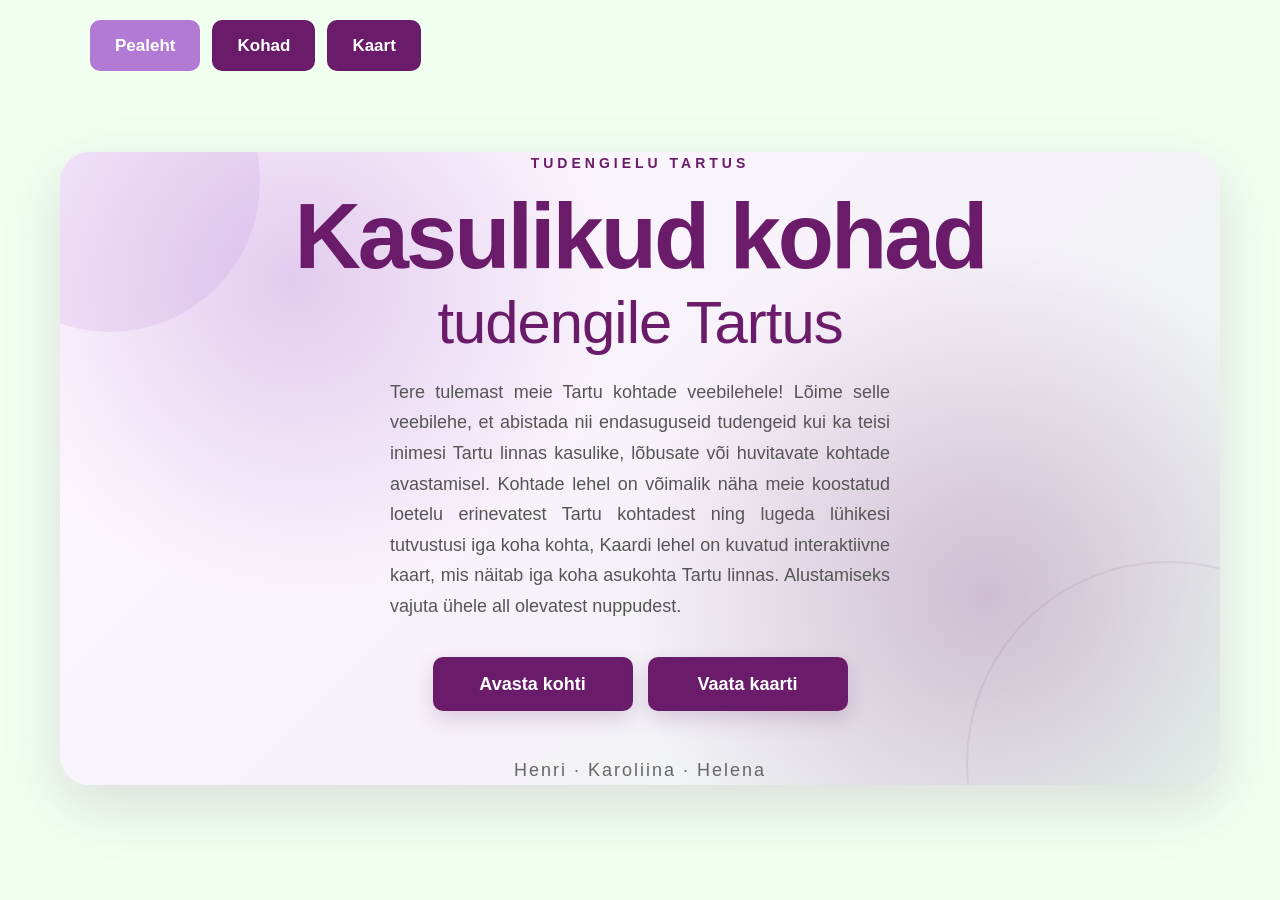
<file: index.html>
<!-- pealeht-->
<!DOCTYPE html>
<html lang='et'>
 <head>
        <meta charset="UTF-8">
        <link rel="stylesheet" href="css/common.css" >
        <link rel="stylesheet" href="css/index.css">
        <title>Kasulikud kohad tudengile Tartus</title>
    </head>
<body>

<header>
    <nav class="menyy" aria-label="Põhinavigatsioon">
        <a href="index.html" aria-current="page">Pealeht</a>
        <a href="kohad.html">Kohad</a>
        <a href="kaart.html">Kaart</a>
    </nav>
</header>

<main class="avaleht">
    <section class="hero">
        <div class="hero-sisu">
            <p class="eellugu">TUDENGIELU TARTUS</p>
            <h1>
                Kasulikud kohad
                <span>tudengile Tartus</span>
            </h1>
            <p class="hero-kirjeldus">
                Tere tulemast meie Tartu kohtade veebilehele! 
                Lõime selle veebilehe, et abistada nii endasuguseid tudengeid kui ka 
                teisi inimesi Tartu linnas kasulike, lõbusate või huvitavate kohtade avastamisel. 
                Kohtade lehel on võimalik näha meie koostatud loetelu erinevatest Tartu kohtadest ning 
                lugeda lühikesi tutvustusi iga koha kohta, Kaardi lehel on kuvatud interaktiivne kaart, mis näitab 
                iga koha asukohta Tartu linnas. Alustamiseks vajuta ühele all olevatest nuppudest.
            </p>

            <div class="hero-lingid">
                <a href="kohad.html">Avasta kohti</a>
                <a href="kaart.html">Vaata kaarti</a>
            </div>

            <p class="autorid">
                Henri · Karoliina · Helena
            </p>

        </div>
    </section>
</main>

</body>
</html>
</file>
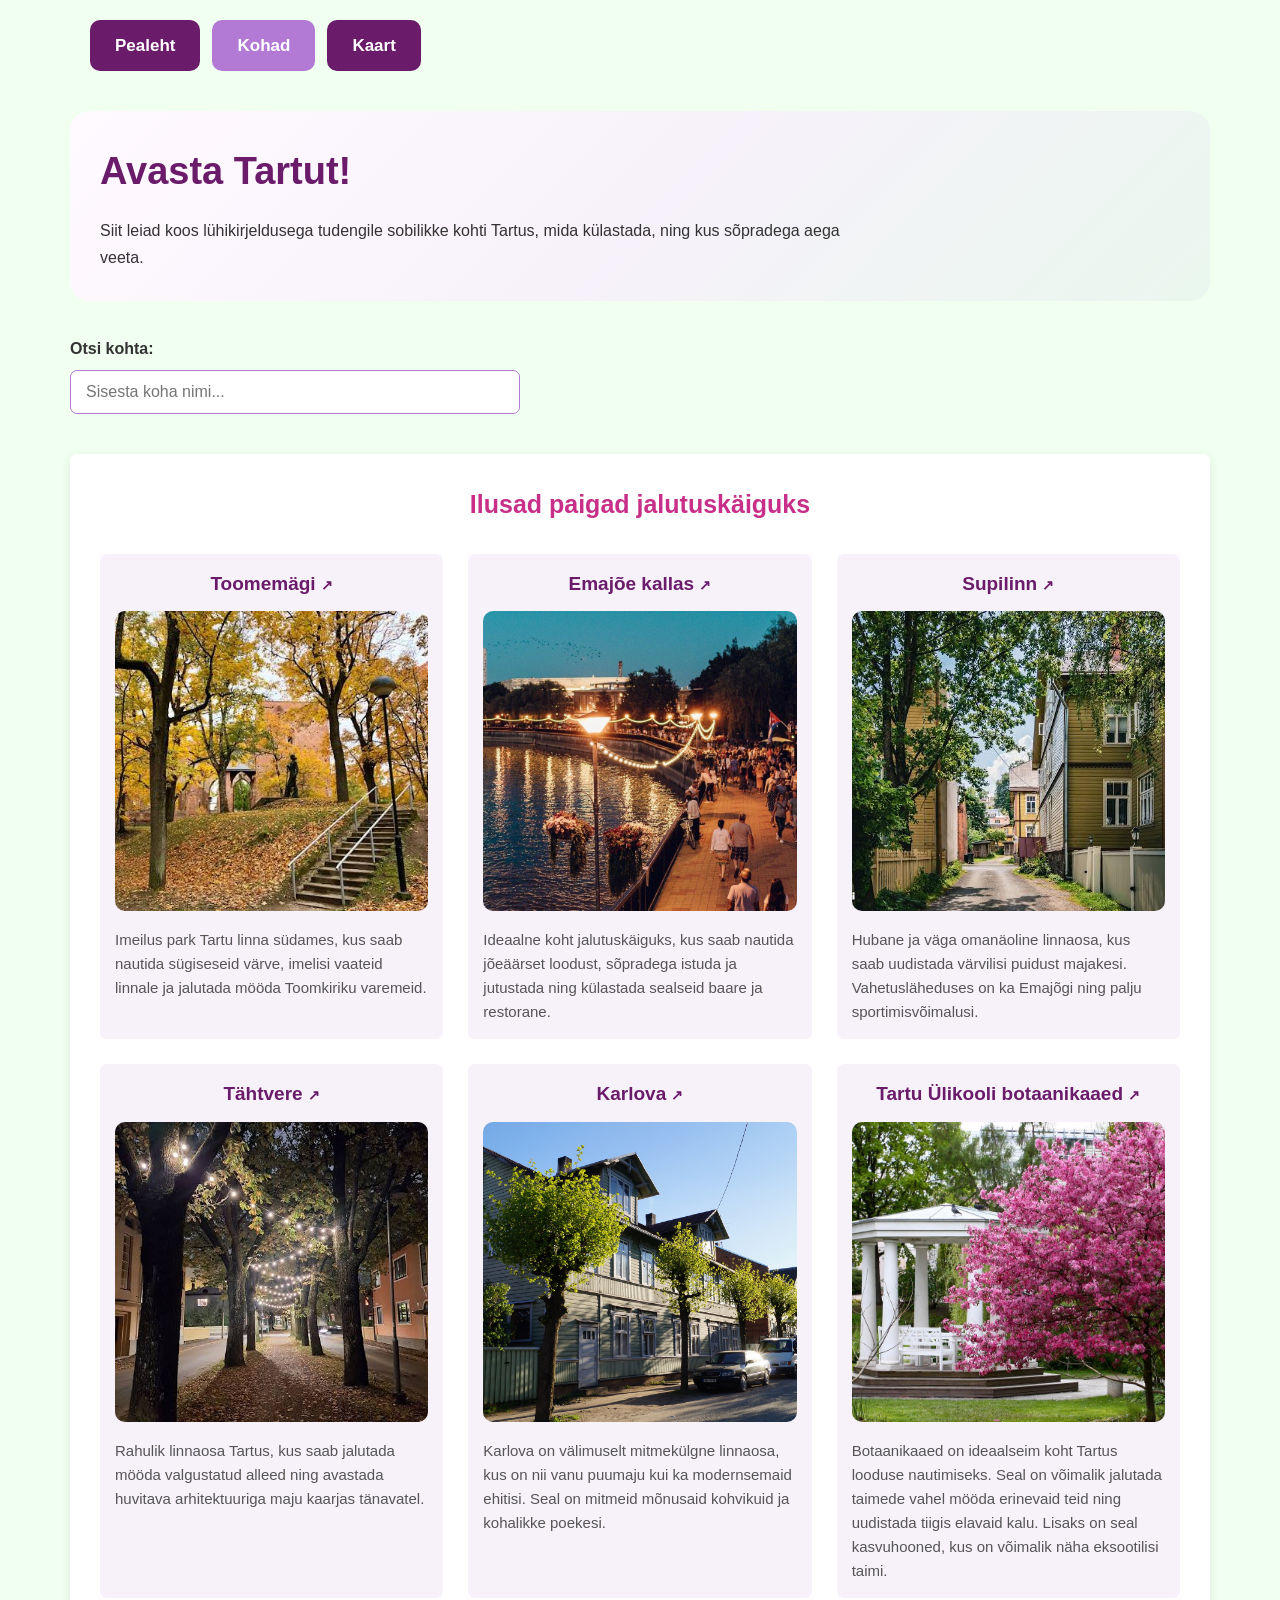
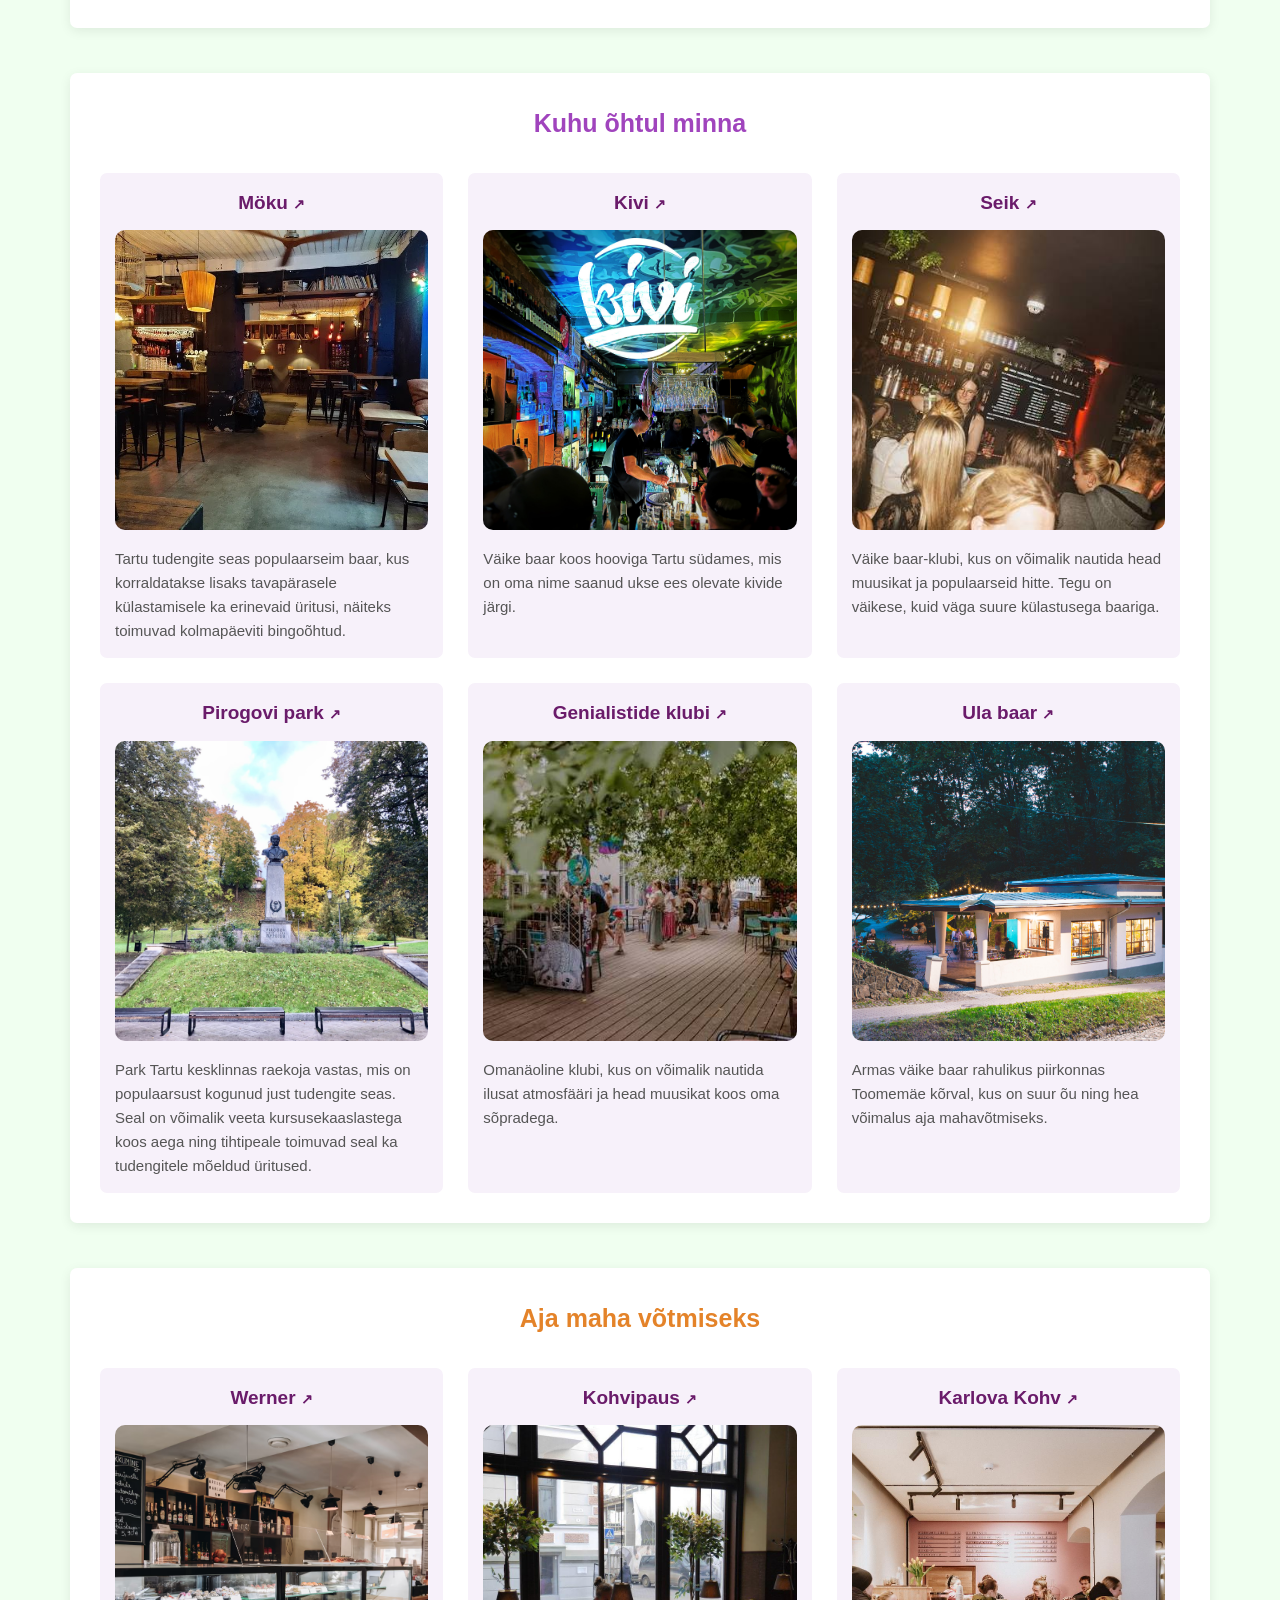
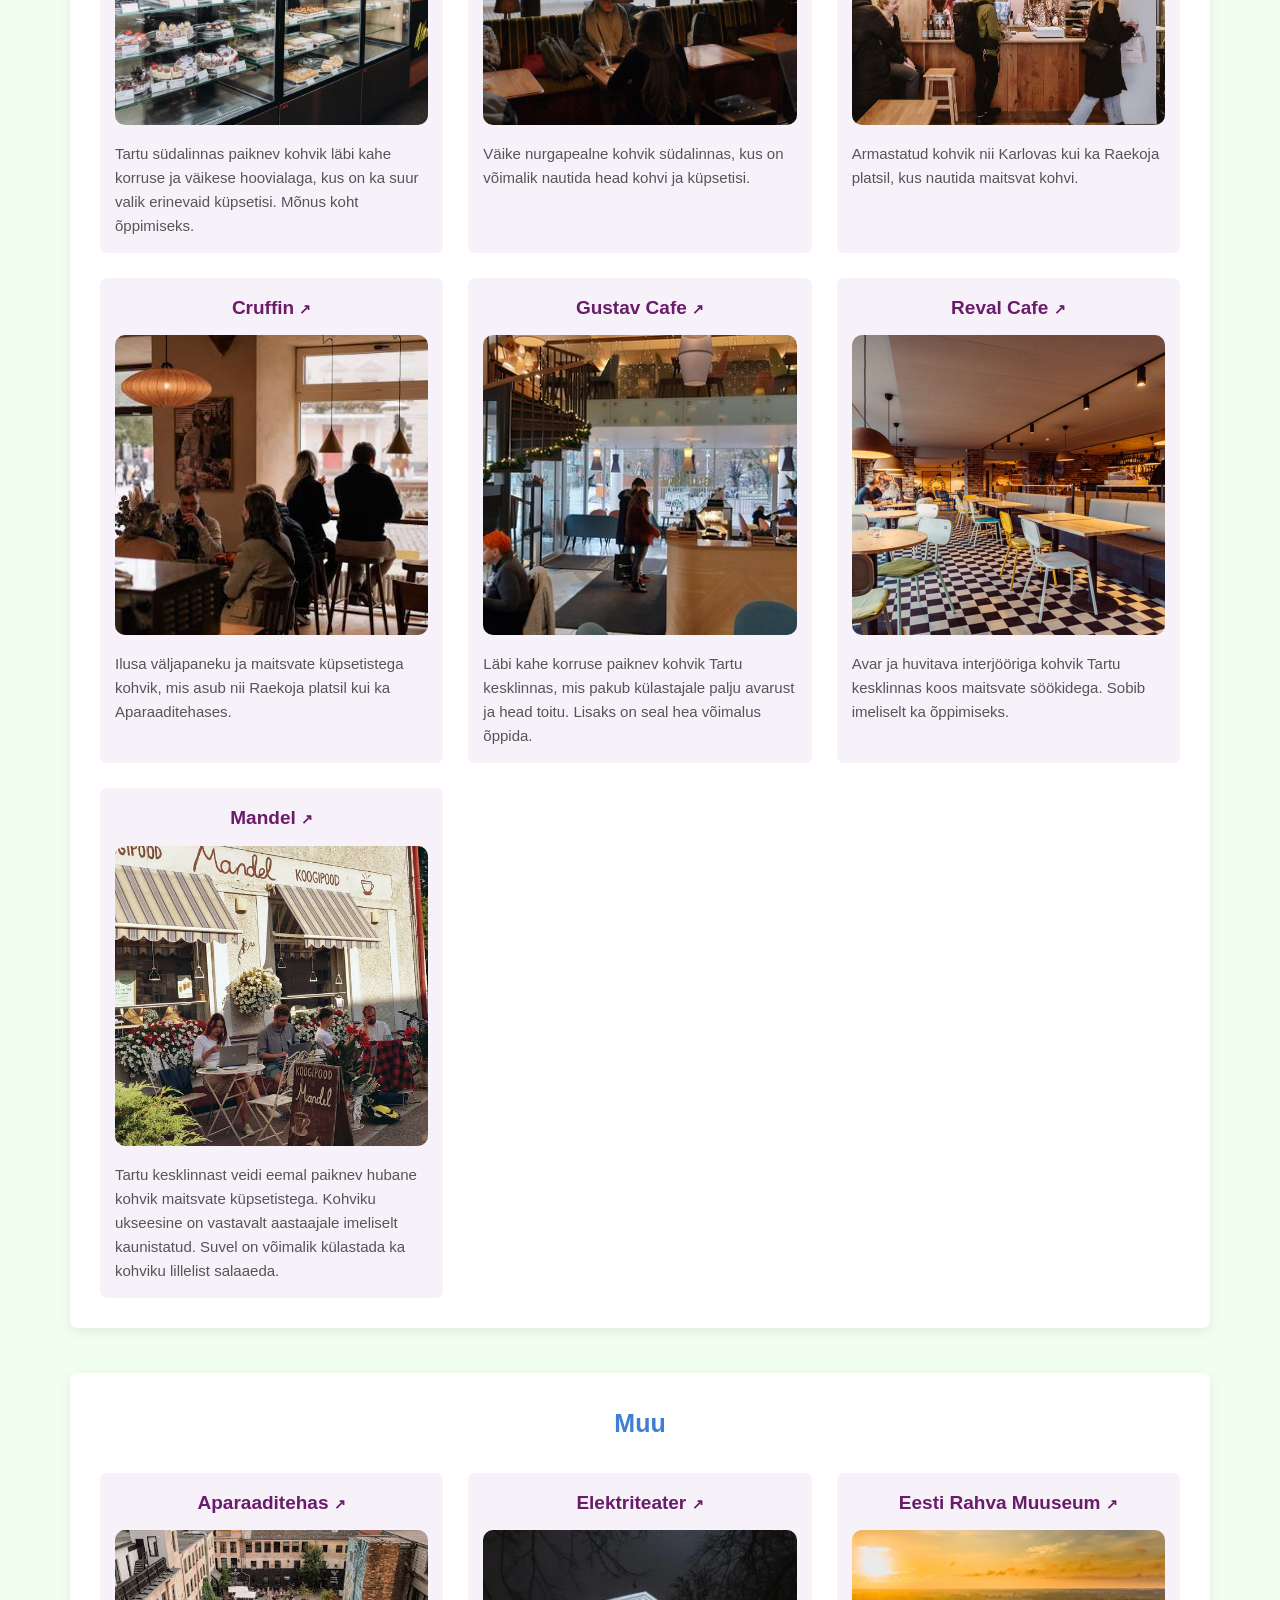
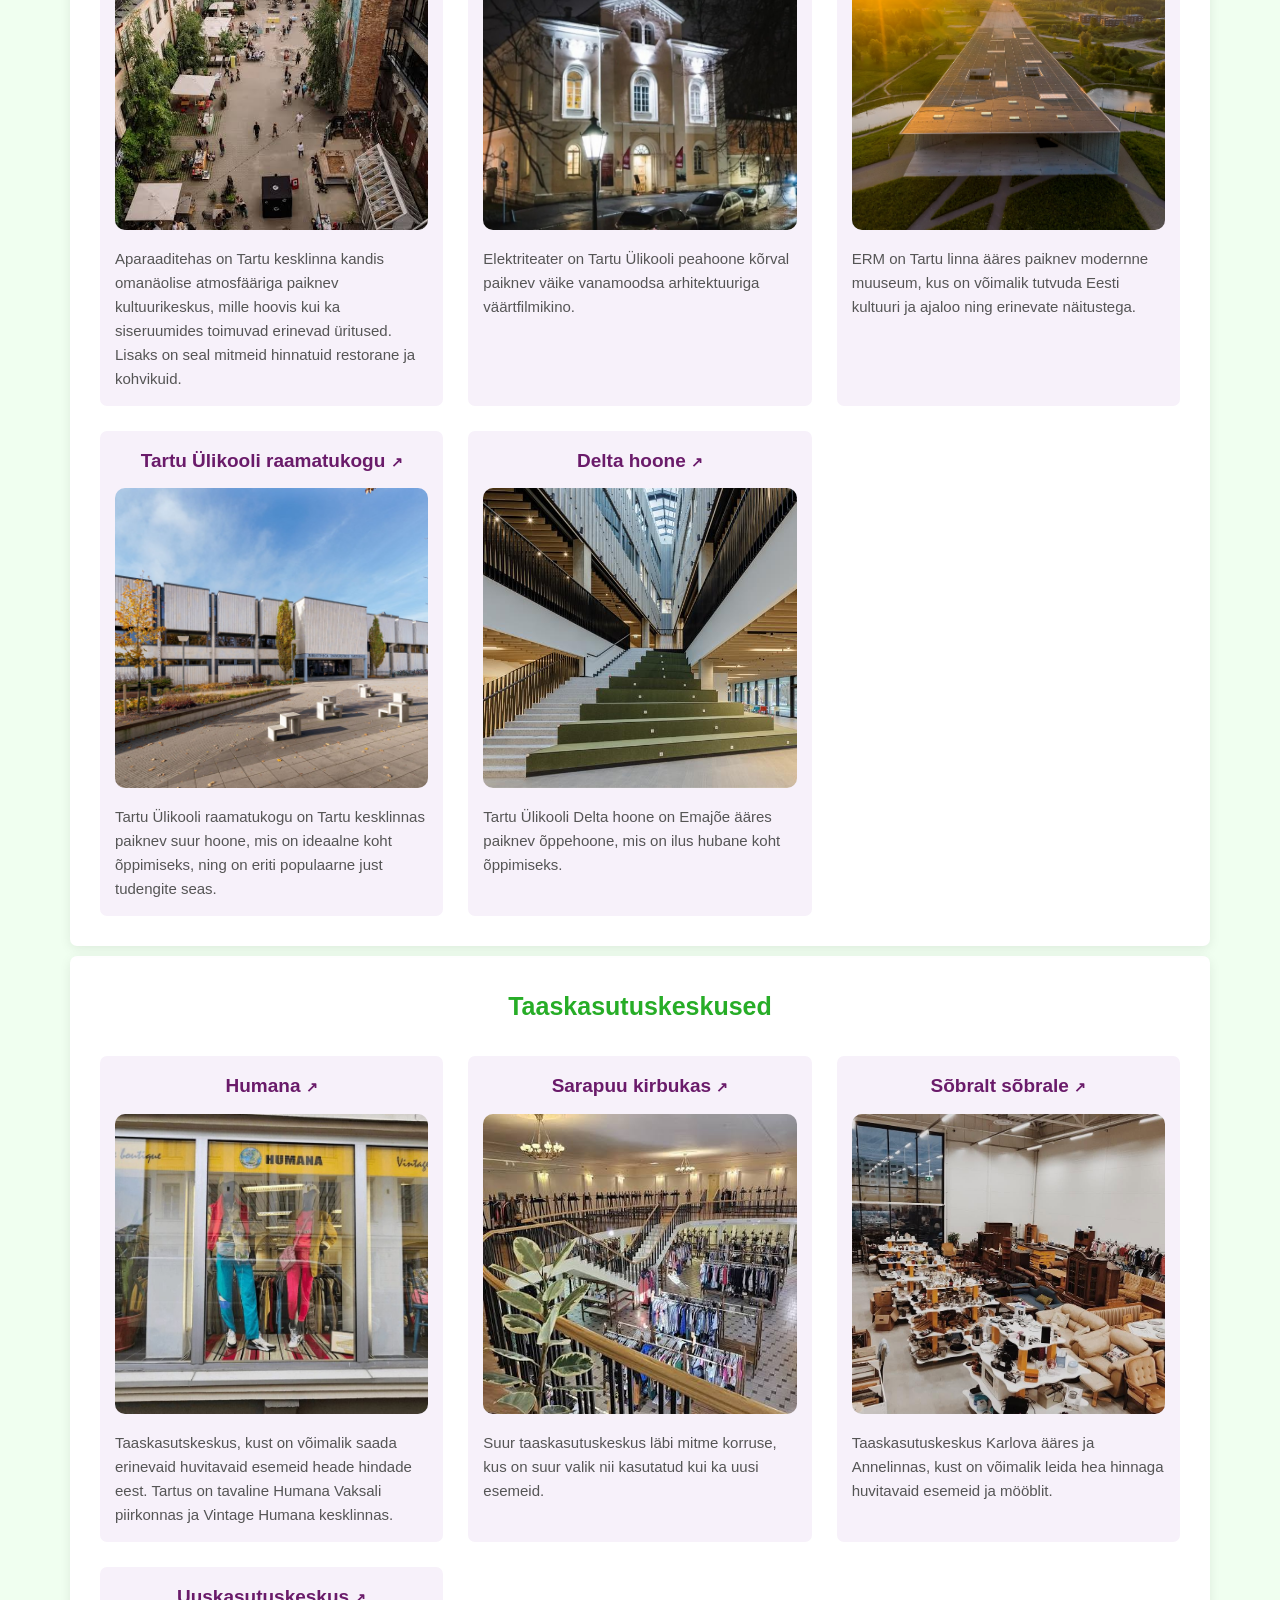
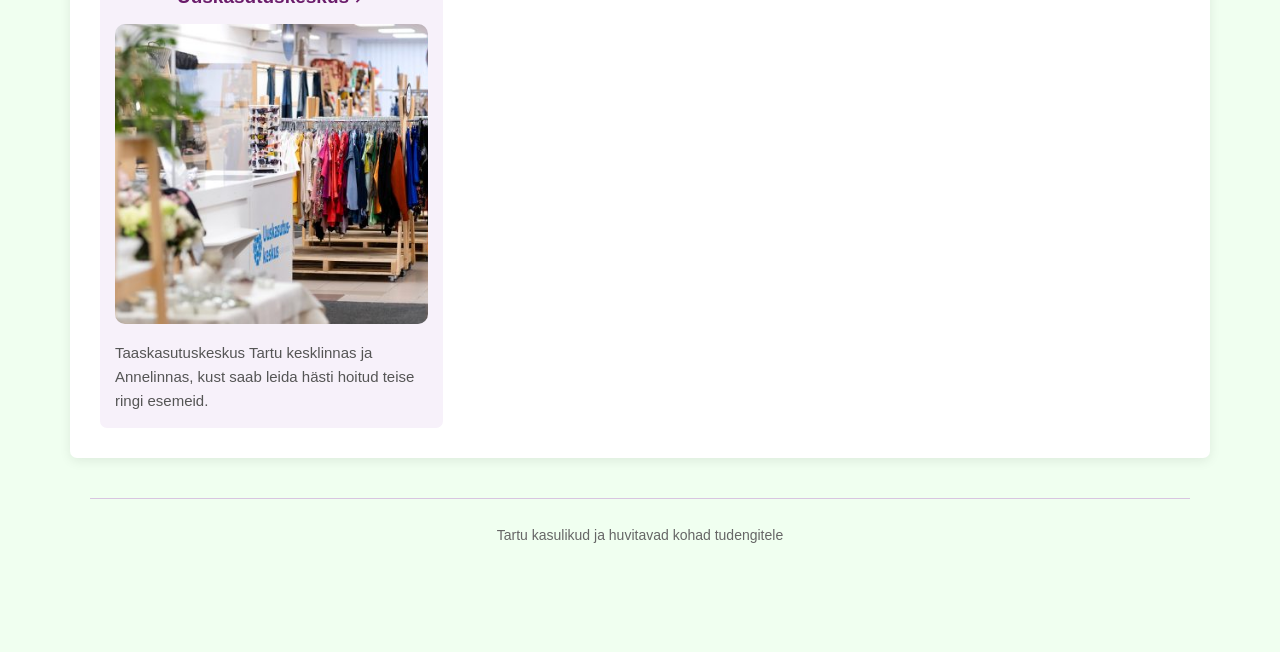
<file: kohad.html>
<!DOCTYPE html>
<html>
    <head>
        <meta charset="UTF-8">
        <meta name="viewport" content="width=device-width, initial-scale=1.0">
        <title>Tartu kasulikud ja huvitavad kohad</title>
        <link rel="stylesheet" href="css/common.css">
        <link rel="stylesheet" href="css/kohad.css">
        <script src="js/main.js" defer></script>
    </head>

    <body>
        <header>
            <nav class="menyy" aria-label="Põhinavigatsioon">
                <a href="index.html">Pealeht</a>
                <a href="kohad.html" aria-current="page">Kohad</a>
                <a href="kaart.html">Kaart</a>
            </nav>
        </header>

    <main class="kohad-page">
        <!-- Lehe pealkiri ja tutvustus -->
        <section class="lehe-intro">

            <h1>Avasta Tartut!</h1>
            <p>
                Siit leiad koos lühikirjeldusega tudengile sobilikke kohti Tartus, mida külastada, ning kus sõpradega aega veeta.
            </p>
        </section>

        <section class="otsinguala">
            <label for="koha-otsing">Otsi kohta:</label>
            <input
                type="search"
                id="koha-otsing"
                placeholder="Sisesta koha nimi...">
        </section>

        <div class="tulbad">

            <!-- 1. TULP -->
            <section class="tulp" aria-labelledby="jalutus-heading">
                <h2 class="kategooria-jalutus" id="jalutus-heading">
                    Ilusad paigad jalutuskäiguks
                </h2>
                <ul>
                    <li id="toomemagi">
                        <a class="koha-link" href="kaart.html?koht=toomemagi">
                            Toomemägi
                         </a>
                        <img src="pildid/toomemägi.jpg" alt="Toomemägi" width="300">
                        <p class="koha-kirjeldus">
                            Imeilus park Tartu linna südames, kus saab nautida sügiseseid värve, imelisi vaateid linnale ja jalutada mööda Toomkiriku varemeid. 
                        </p>
                    </li>

                    <li id="emajogi">
                        <a class="koha-link" href="kaart.html?koht=emajogi">
                            Emajõe kallas
                        </a>
                        <img src="pildid/emajogi.jpg" alt="Emajõe kallas" width="300">
                        <p class="koha-kirjeldus">
                            Ideaalne koht jalutuskäiguks, kus saab nautida jõeäärset loodust, sõpradega istuda ja jutustada ning külastada sealseid baare ja restorane.
                        </p>
                    </li>

                   <li id="supilinn">
                        <a class="koha-link" href="kaart.html?koht=supilinn">
                            Supilinn
                        </a>
                        <img src="pildid/supilinn.jpg" alt="Supilinn" width="300">
                        <p class="koha-kirjeldus">
                            Hubane ja väga omanäoline linnaosa, kus saab uudistada värvilisi puidust majakesi. Vahetusläheduses on ka Emajõgi ning palju sportimisvõimalusi.
                        </p>
                    </li>

                    <li id="tahtvere">
                        <a class="koha-link" href="kaart.html?koht=tahtvere">
                            Tähtvere
                        </a>
                        <img src="pildid/tähtvere.jpg" alt="Tähtvere" width="300">
                        <p class="koha-kirjeldus">
                            Rahulik linnaosa Tartus, kus saab jalutada mööda valgustatud alleed ning avastada huvitava arhitektuuriga maju kaarjas tänavatel.
                        </p>
                    </li>

                    <li id="karlova">
                        <a class="koha-link" href="kaart.html?koht=karlova">
                            Karlova
                        </a>
                        <img src="pildid/karlova.jpg" alt="Karlova" width="300">
                        <p class="koha-kirjeldus">
                            Karlova on välimuselt mitmekülgne linnaosa, kus on nii vanu puumaju kui ka modernsemaid ehitisi. Seal on mitmeid mõnusaid kohvikuid ja kohalikke poekesi.
                        </p>
                    </li>

                    <li id="botaanikaaed">
                        <a class="koha-link" href="kaart.html?koht=botaanikaaed">
                            Tartu Ülikooli botaanikaaed
                        </a>
                        <img src="pildid/botaanikaaed.jpeg" alt="Tartu Ülikooli botaanikaaed" width="300">
                        <p class="koha-kirjeldus">
                            Botaanikaaed on ideaalseim koht Tartus looduse nautimiseks. Seal on võimalik jalutada taimede vahel mööda erinevaid teid ning uudistada tiigis elavaid kalu. Lisaks on seal kasvuhooned, kus on võimalik näha eksootilisi taimi.
                        </p>
                    </li>
                </ul>
            </section>


            <!-- 2. TULP -->
            <div class="tulp">
                <h2 class="kategooria-ohtu">Kuhu õhtul minna</h2>
                <ul>
                    <li id="moku">
                        <a class="koha-link" href="kaart.html?koht=moku">
                            Möku
                        </a>
                        <img src="pildid/möku.jpg" alt="Möku" width="300">
                        <p class="koha-kirjeldus">
                            Tartu tudengite seas populaarseim baar, kus korraldatakse lisaks tavapärasele külastamisele ka erinevaid üritusi, näiteks toimuvad kolmapäeviti bingoõhtud. 
                        </p>
                    </li>

                    <li id="kivi">
                        <a class="koha-link" href="kaart.html?koht=kivi">
                            Kivi
                        </a>
                        <img src="pildid/kivi.jpg" alt="Kivi" width="300">
                        <p class="koha-kirjeldus">
                            Väike baar koos hooviga Tartu südames, mis on oma nime saanud ukse ees olevate kivide järgi.
                        </p>
                    </li>

                    <li id="seik">
                        <a class="koha-link" href="kaart.html?koht=seik">
                            Seik
                         </a>
                        <img src="pildid/seik.jpg" alt="Seik" width="300">
                        <p class="koha-kirjeldus">
                            Väike baar-klubi, kus on võimalik nautida head muusikat ja populaarseid hitte. Tegu on väikese, kuid väga suure külastusega baariga.
                        </p>
                    </li>

                    <li id="piro">
                        <a class="koha-link" href="kaart.html?koht=piro">
                            Pirogovi park
                         </a>
                        <img src="pildid/piro.jpg" alt="Pirogovi park" width="300">
                        <p class="koha-kirjeldus">
                            Park Tartu kesklinnas raekoja vastas, mis on populaarsust kogunud just tudengite seas. Seal on võimalik veeta kursusekaaslastega koos aega ning tihtipeale toimuvad seal ka tudengitele mõeldud üritused. 
                        </p>      
                    </li>

                    <li id="gen">
                        <a class="koha-link" href="kaart.html?koht=gen">
                            Genialistide klubi
                        </a>
                        <img src="pildid/gen.jpg" alt="Genialistide klubi" width="300">
                        <p class="koha-kirjeldus">
                            Omanäoline klubi, kus on võimalik nautida ilusat atmosfääri ja head muusikat koos oma sõpradega.
                        </p>
                    </li>

                    <li id="ula">
                        <a class="koha-link" href="kaart.html?koht=ula">
                            Ula baar
                        </a>
                        <img src="pildid/ula.jpg" alt="Ula baar" width="300">
                        <p class="koha-kirjeldus">
                            Armas väike baar rahulikus piirkonnas Toomemäe kõrval, kus on suur õu ning hea võimalus aja mahavõtmiseks.
                        </p>
                    </li>
                </ul>
            </div>

            <!-- 3. TULP -->
            <div class="tulp">
                <h2 class="kategooria-puhkus">Aja maha võtmiseks</h2>
                <ul>
                    <li id="werner">
                        <a class="koha-link" href="kaart.html?koht=werner">
                            Werner
                        </a>
                        <img src="pildid/wernerr.jpg" alt="Werner" width="300">
                        <p class="koha-kirjeldus">
                            Tartu südalinnas paiknev kohvik läbi kahe korruse ja väikese hoovialaga, kus on ka suur valik erinevaid küpsetisi. Mõnus koht õppimiseks.
                        </p>
                    </li>

                    <li id="kohvipaus">
                        <a class="koha-link" href="kaart.html?koht=kohvipaus">
                            Kohvipaus
                        </a>
                        <img src="pildid/kohvipaus.jpg" alt="Kohvipaus" width="300">
                        <p class="koha-kirjeldus">
                            Väike nurgapealne kohvik südalinnas, kus on võimalik nautida head kohvi ja küpsetisi.
                        </p>
                    </li>

                    <li id="karlova-kohv">
                        <a class="koha-link" href="kaart.html?koht=karlova-kohv">
                            Karlova Kohv
                        </a>
                        <img src="pildid/karlovakohv2.jpg" alt="Karlova Kohv" width="300">
                        <p class="koha-kirjeldus">
                            Armastatud kohvik nii Karlovas kui ka Raekoja platsil, kus nautida maitsvat kohvi.
                        </p>
                    </li>

                    <li id="cruffin">
                        <a class="koha-link" href="kaart.html?koht=cruffin">
                            Cruffin
                        </a>
                        <img src="pildid/cruffin.jpg" alt="Cruffin" width="300">
                        <p class="koha-kirjeldus">
                            Ilusa väljapaneku ja maitsvate küpsetistega kohvik, mis asub nii Raekoja platsil kui ka Aparaaditehases.
                        </p>
                    </li>

                    <li id="gustav">
                        <a class="koha-link" href="kaart.html?koht=gustav">
                            Gustav Cafe
                        </a>
                        <img src="pildid/gustav.jpg" alt="Gustav cafe" width="300">
                        <p class="koha-kirjeldus">
                            Läbi kahe korruse paiknev kohvik Tartu kesklinnas, mis pakub külastajale palju avarust ja head toitu. Lisaks on seal hea võimalus õppida.
                        </p>
                    </li>

                    <li id="reval">
                        <a class="koha-link" href="kaart.html?koht=reval">
                            Reval Cafe
                        </a>
                        <img src="pildid/reval.jpg" alt="Reval cafe" width="300">
                        <p class="koha-kirjeldus">
                            Avar ja huvitava interjööriga kohvik Tartu kesklinnas koos maitsvate söökidega. Sobib imeliselt ka õppimiseks.
                        </p>
                    </li>

                    <li id="mandel">
                        <a class="koha-link" href="kaart.html?koht=mandel">
                            Mandel
                        </a>
                        <img src="pildid/mandel.jpg" alt="Mandel" width="300">
                        <p class="koha-kirjeldus">
                            Tartu kesklinnast veidi eemal paiknev hubane kohvik maitsvate küpsetistega. Kohviku ukseesine on vastavalt aastaajale imeliselt kaunistatud. Suvel on võimalik külastada ka kohviku lillelist salaaeda.
                        </p>
                    </li>
                </ul>
            </div>

            <div class="tulp">
                <h2 class="kategooria-muu">Muu</h2>
                <ul>
                    <li id="aparaat">
                        <a class="koha-link" href="kaart.html?koht=aparaat">
                            Aparaaditehas
                        </a>
                        <img src="pildid/aparaat.jpg" alt="Aparaaditehas" width="300">
                        <p class="koha-kirjeldus">
                            Aparaaditehas on Tartu kesklinna kandis omanäolise atmosfääriga paiknev kultuurikeskus, mille hoovis kui ka siseruumides toimuvad erinevad üritused. Lisaks on seal mitmeid hinnatuid restorane ja kohvikuid. 
                        </p>
                    </li>

                    <li id="elektriteater">
                        <a class="koha-link" href="kaart.html?koht=elektriteater">
                            Elektriteater
                        </a>
                        <img src="pildid/elektriteater.jpg" alt="Elektriteater" width="300">
                        <p class="koha-kirjeldus">
                            Elektriteater on Tartu Ülikooli peahoone kõrval paiknev väike vanamoodsa arhitektuuriga väärtfilmikino.
                        </p>
                    </li>

                    <li id="erm">
                        <a class="koha-link" href="kaart.html?koht=erm">
                            Eesti Rahva Muuseum
                        </a>
                        <img src="pildid/erm.jpg" alt="Eesti Rahva Muuseum" width="300">
                        <p class="koha-kirjeldus">
                            ERM on Tartu linna ääres paiknev modernne muuseum, kus on võimalik tutvuda Eesti kultuuri ja ajaloo ning erinevate näitustega.
                        </p>
                    </li>

                    <li id="raamatukogu">
                        <a class="koha-link" href="kaart.html?koht=raamatukogu">
                            Tartu Ülikooli raamatukogu
                        </a>
                        <img src="pildid/raamatukogu.jpg" alt="Raamatukogu" width="300">
                        <p class="koha-kirjeldus">
                            Tartu Ülikooli raamatukogu on Tartu kesklinnas paiknev suur hoone, mis on ideaalne koht õppimiseks, ning on eriti populaarne just tudengite seas.
                        </p>
                    </li>
                    <li id="delta">
                        <a class="koha-link" href="kaart.html?koht=delta">
                            Delta hoone
                        </a>
                        <img src="pildid/delta.jpg" alt="Delta" width="300">
                        <p class="koha-kirjeldus">
                            Tartu Ülikooli Delta hoone on Emajõe ääres paiknev õppehoone, mis on ilus hubane koht õppimiseks. 
                        </p>
                    </li>
                </ul>
            </div>

        </div>
            <div class="tulp">
                <h2 class="kategooria-taaskasutus">Taaskasutuskeskused</h2>
                <ul>

                    <li id="humana">
                        <a class="koha-link" href="kaart.html?koht=humana">
                            Humana
                        </a>
                        <img src="pildid/humana.jpg" alt="Humana" width="300">
                        <p class="koha-kirjeldus">
                            Taaskasutskeskus, kust on võimalik saada erinevaid huvitavaid esemeid heade hindade eest. Tartus on tavaline Humana Vaksali piirkonnas ja Vintage Humana kesklinnas.
                        </p>
                    </li>

                    <li id="sarapuu">
                        <a class="koha-link" href="kaart.html?koht=sarapuu">
                            Sarapuu kirbukas
                        </a>
                        <img src="pildid/sarapuu.jpg" alt="Sarapuu kirbukas" width="300">
                        <p class="koha-kirjeldus">
                            Suur taaskasutuskeskus läbi mitme korruse, kus on suur valik nii kasutatud kui ka uusi esemeid.
                        </p>
                    </li>

                    <li id="sobraltsobralej">
                        <a class="koha-link" href="kaart.html?koht=sobraltsobralej">
                            Sõbralt sõbrale
                        </a>
                        <img src="pildid/sobraltsobralej.jpg" alt="Sõbralt sõbrale Jõe" width="300">
                        <p class="koha-kirjeldus">
                            Taaskasutuskeskus Karlova ääres ja Annelinnas, kust on võimalik leida hea hinnaga huvitavaid esemeid ja mööblit.
                        </p>
                    </li>

                    <li id="uuskasutuskeskus">
                        <a class="koha-link" href="kaart.html?koht=uuskasutuskeskus">
                            Uuskasutuskeskus
                        </a>
                        <img src="pildid/uuskasutuskeskus.jpg" alt="Uuskasutuskeskus" width="300">
                        <p class="koha-kirjeldus">
                            Taaskasutuskeskus Tartu kesklinnas ja Annelinnas, kust saab leida hästi hoitud teise ringi esemeid.
                        </p>
                    </li>
                    
                </ul>
            </div>

        </div>

    <footer class="lehe-jalus">
        <p>Tartu kasulikud ja huvitavad kohad tudengitele</p>
    </footer>

</body>
</html>
</file>
<file: css/common.css>
:root {
    --font-main: Arial, Helvetica, sans-serif;
    --font-heading: "Trebuchet MS", Arial, sans-serif;
    --font-original: "Times New Roman", Times, serif;

    --color-background: honeydew;
    --color-purple: #6a1b6a;
    --color-purple-hover: #9c3a9c;
    --color-light-purple: #f7f1fa;
    --color-text: #333333;
}

* {
    margin: 0;
    padding: 0;
    box-sizing: border-box;
}

body {
    padding: 20px;
    color: var(--color-text);
    background-color: var(--color-background);
    font-family: var(--font-main);
    line-height: 1.6;
}

/* pealkirjade font */
h1, h2, h3, {
    color: var(--color-purple);
    font-family: var(--font-heading);
    margin-bottom: 12px;
}

.font-original {
    font-family: var(--font-original);
}

/* lingid */
a {
    color: #c84ee7;
    text-decoration: none;
    transition: color 0.2s ease;
}

a:hover {
    color: var(--color-purple-hover);
    text-decoration: underline;
}

ul {
    list-style-type: none;
    padding: 0;
    margin-bottom: 20px;
}

li {
    margin-bottom: 8px;
}

img {
    max-width: 100%;
    height: auto;
    display: block;
}

.menyy {
    max-width: 1100px;
    margin: 0 auto 15px;
    display: flex;
    flex-wrap: wrap;
    align-items: center;
    gap: 12px;

}

/* navigatsioon */
.menyy a {
    display: inline-block;
    padding: 12px 25px;
    color: white;
    background-color: var(--color-purple);
    font-size: 17px;
    font-weight: bold;
    border-radius: 10px;
    text-decoration: none;
    transition: background-color 0.2s ease,
                transform 0.2s ease,
                box-shadow 0.2s ease;
}


/* hiirega nupu kohal */
.menyy a:hover {
    background-color: var(--color-purple-hover);
    color: white;
    text-decoration: none;
    transform: translateY(-2px);
    box-shadow: 0 4px 10px rgba(0, 0, 0, 0.15);
}

/* praegune leht */
.menyy a[aria-current="page"] {
    background-color: #b27ad5;
    color: white;
}

.lehe-jalus {
    max-width: 1100px;
    width: 100%;
    margin: 40px auto 0;
    text-align: center;
    padding: 25px 15px;
    color: #666666;
    border-top: 1px solid #d8c5e1;
    font-size: 14px;
}

input, button, textarea, select {
    font-family: var(--font-main);
}

.hero-kirjeldus {
    max-width: 650px;
    margin: 25px auto 0;
    font-size: 18px;
    line-height: 1.7;
    color: #555555;
}

.hero-lingid {
    margin-top: 30px;
    display: flex;
    justify-content: center;
    align-items: center;
    gap: 20px;
    flex-wrap: wrap;
}

.hero-lingid a {
    min-width: 200px;
    padding: 16px 30px;
    border-radius: 12px;
    background-color: var(--color-purple);
    color: white;
    font-size: 18px;
    font-weight: bold;
    text-align: center;
    box-shadow: 0 8px 20px rgba(106, 27, 106, 0.18);
    transition: 0.2s ease;
}
</file>
<file: css/index.css>
/* Pealehe kujundus */

.avaleht {
    min-height: calc(100vh - 120px);
    max-width: 1200px;
    margin: 0 auto;
    padding: 5px 20px 20px;
    display: flex;
    align-items: center;
    justify-content: center;
}

.hero {
    width: 100%;
    min-height: 70vh;

    display: flex;
    align-items: center;
    justify-content: center;
    text-align: center;
    position: relative;
    overflow: hidden;
    border-radius: 30px;
    background:
        radial-gradient(
            circle at 20% 20%,
            rgba(178, 122, 213, 0.35),
            transparent 30%
        ),

        radial-gradient(
            circle at 80% 70%,
            rgba(106, 27, 106, 0.25),
            transparent 35%
        ),

        linear-gradient(
            135deg,
            #fffaff 0%,
            #f7f1fa 50%,
            #e9f7ee 100%
        );

    box-shadow:
        0 20px 60px rgba(106, 27, 106, 0.15);
}


/* Dekoratiivne lilla ring vasakus ülanurgas */

.hero::before {
    content: "";
    position: absolute;
    width: 300px;
    height: 300px;
    border-radius: 50%;
    background: rgba(178, 122, 213, 0.15);
    top: -120px;
    left: -100px;
}

/* Dekoratiivne ring paremas alanurgas */

.hero::after {
    content: "";
    position: absolute;
    width: 400px;
    height: 400px;
    border-radius: 50%;
    border: 2px solid rgba(106, 27, 106, 0.08);
    right: -150px;
    bottom: -180px;

    
}

.hero-kirjeldus {
    max-width: 500px;
    margin: 25px auto 0;
    font-size: 18px;
    line-height: 1.7;
    color: #555555;
    text-align: justify;
}

/* pealkiri ja tekst */

.hero-sisu {
    position: relative;
    z-index: 2;
    width: min(800px, 90%);
}

/* Väike tekst pealkirja kohal */

.eellugu {
    margin-bottom: 18px;
    color: var(--color-purple);
    font-size: 14px;
    font-weight: bold;
    letter-spacing: 4px;
}

/* Peamine pealkiri */

.hero h1 {
    margin: 0;
    color: var(--color-purple);
    font-family: var(--font-heading);
    font-size: clamp(42px, 8vw, 92px);
    line-height: 0.95;
    letter-spacing: -3px;
    text-wrap: balance;
}

/* Pealkirja teine rida */

.hero h1 span {
    display: block;
    color: var(--color-purple);
    font-family:Main, "Arial", sans-serif;
    font-style: normal;
    font-weight: normal;
    font-size: 0.65em;
    margin-top: 15px;
    letter-spacing: -1px;
}

/* Autorite nimed */

.autorid {
    margin-top: 45px;
    font-size: 18px;
    color: #666666;
    letter-spacing: 2px;
}


/* naigeerimise lingis */

.hero-lingid {
    margin-top: 35px;
    display: flex;
    justify-content: center;
    align-items: center;
    gap: 15px;
    flex-wrap: wrap;
}

.hero-lingid a {
    padding: 13px 25px;
    border-radius: 10px;
    background-color: var(--color-purple);
    color: white;
    font-weight: bold;
    box-shadow:
        0 8px 20px rgba(106, 27, 106, 0.18);
    transition:
        transform 0.2s ease,
        background-color 0.2s ease,
        box-shadow 0.2s ease;
}


/* Hiirega lingi kohal */

.hero-lingid a:hover {
    background-color: var(--color-purple-hover);
    color: white;
    text-decoration: none;
    transform: translateY(-3px);
    box-shadow:
        0 12px 25px rgba(106, 27, 106, 0.25);
}


/* telefoni jaoks kohandamine */

@media (max-width: 600px) {

    .avaleht {
        padding: 10px;
    }

    .hero {
        min-height: 75vh;
        border-radius: 20px;
    }

    .hero h1 {
        font-size: clamp(38px, 13vw, 65px);
        letter-spacing: -2px;
    }

    .eellugu {
        font-size: 11px;
        letter-spacing: 3px;
    }

    .autorid {
        font-size: 15px;
    }

    .hero-lingid {
        flex-direction: column;
    }

    .hero-lingid a {
        width: 100%;
        max-width: 250px;
        text-align: center;
    }
}
</file>
<file: css/kohad.css>
.kohad-page {
    max-width: 1200px;
    margin: 0 auto;
    padding: 25px 30px 60px;
}

.lehe-intro {
    margin-bottom: 35px;
    padding: 30px;
    border-radius: 20px;
    background: linear-gradient(
        135deg,
        #fffaff,
        #f7f1fa,
        #e9f7ee
    );
}

.lehe-intro h1 {
    font-size: 38px;
    margin-bottom: 15px;
    color: var(--color-purple);
}

.lehe-intro p {
    max-width: 750px;
    line-height: 1.7;
}

.otsinguala {
    margin-bottom: 40px;
}

.otsinguala label {
    display: block;
    font-weight: bold;
    margin-bottom: 8px;
}

.otsinguala input {
    width: 100%;
    max-width: 450px;
    padding: 12px 15px;
    border: 1px solid #b27ad5;
    border-radius: 7px;
    font-size: 16px;
    background-color: white;
}

.otsinguala input:focus {
    outline: 2px solid #9c3a9c;
    outline-offset: 2px;
}

.tulbad {
    display: grid;
    gap: 35px;
}

.tulp {
    background-color: white;
    padding: 30px;
    border-radius: 7px;
    margin-bottom: 10px;
    box-shadow: 0 3px 12px rgba(0, 0, 0, 0.08);
}

.tulp h2 {
    text-align: center;
    font-size: 25px;
    margin-bottom: 30px;
}

/* kohtade grid*/
.tulp ul {
    display: grid;
    grid-template-columns: repeat(3, minmax(0, 1fr));
    gap: 25px;
    list-style: none;
    padding: 0;
    margin: 0;
}

/* ühe koha kaart */
.tulp li {
    display: flex;
    flex-direction: column;
    background-color: #f7f1fa;
    border-radius: 7px;
    padding: 15px;
    text-align: center;
    margin: 0;
    transition: transform 0.2s ease,
                box-shadow 0.2s ease;
}

/* hiirega kaardile liikudes */
.tulp li:hover {
    transform: translateY(-4px);
    box-shadow: 0 5px 15px rgba(0, 0, 0, 0.10);
}

.koha-link {
    display: inline-block;
    align-self: center;
    margin-bottom: 12px;
    color: #6a1b6a;
    font-size: 19px;
    font-weight: bold;
}

.koha-link:hover {
    color: #9c3a9c;
    text-decoration: underline;
}

.tulp img {
    width: 100%;
    height: 300px;
    object-fit: cover;
    border-radius: 10px;
    margin-bottom: 12px;
}

.koha-kirjeldus {
    color: #555555;
    font-size: 15px;
    line-height: 1.6;
    text-align: left;
    margin-top: 5px;
}

/* peidab otsingus mitte sobivad kohad */
.tulp li[hidden] {
    display: none;
}

.koha-link::after {
    content: " ↗";
    font-size: 14px;
}

.kategooria-jalutus {
    color: #c72f88;
}

.kategooria-ohtu {
    color: #a044bd;
}

.kategooria-puhkus {
    color: #e48329;
}

.kategooria-muu {
    color: #3e7fd4;
}

.kategooria-taaskasutus {
    color: #27ad27;
}
</file>
